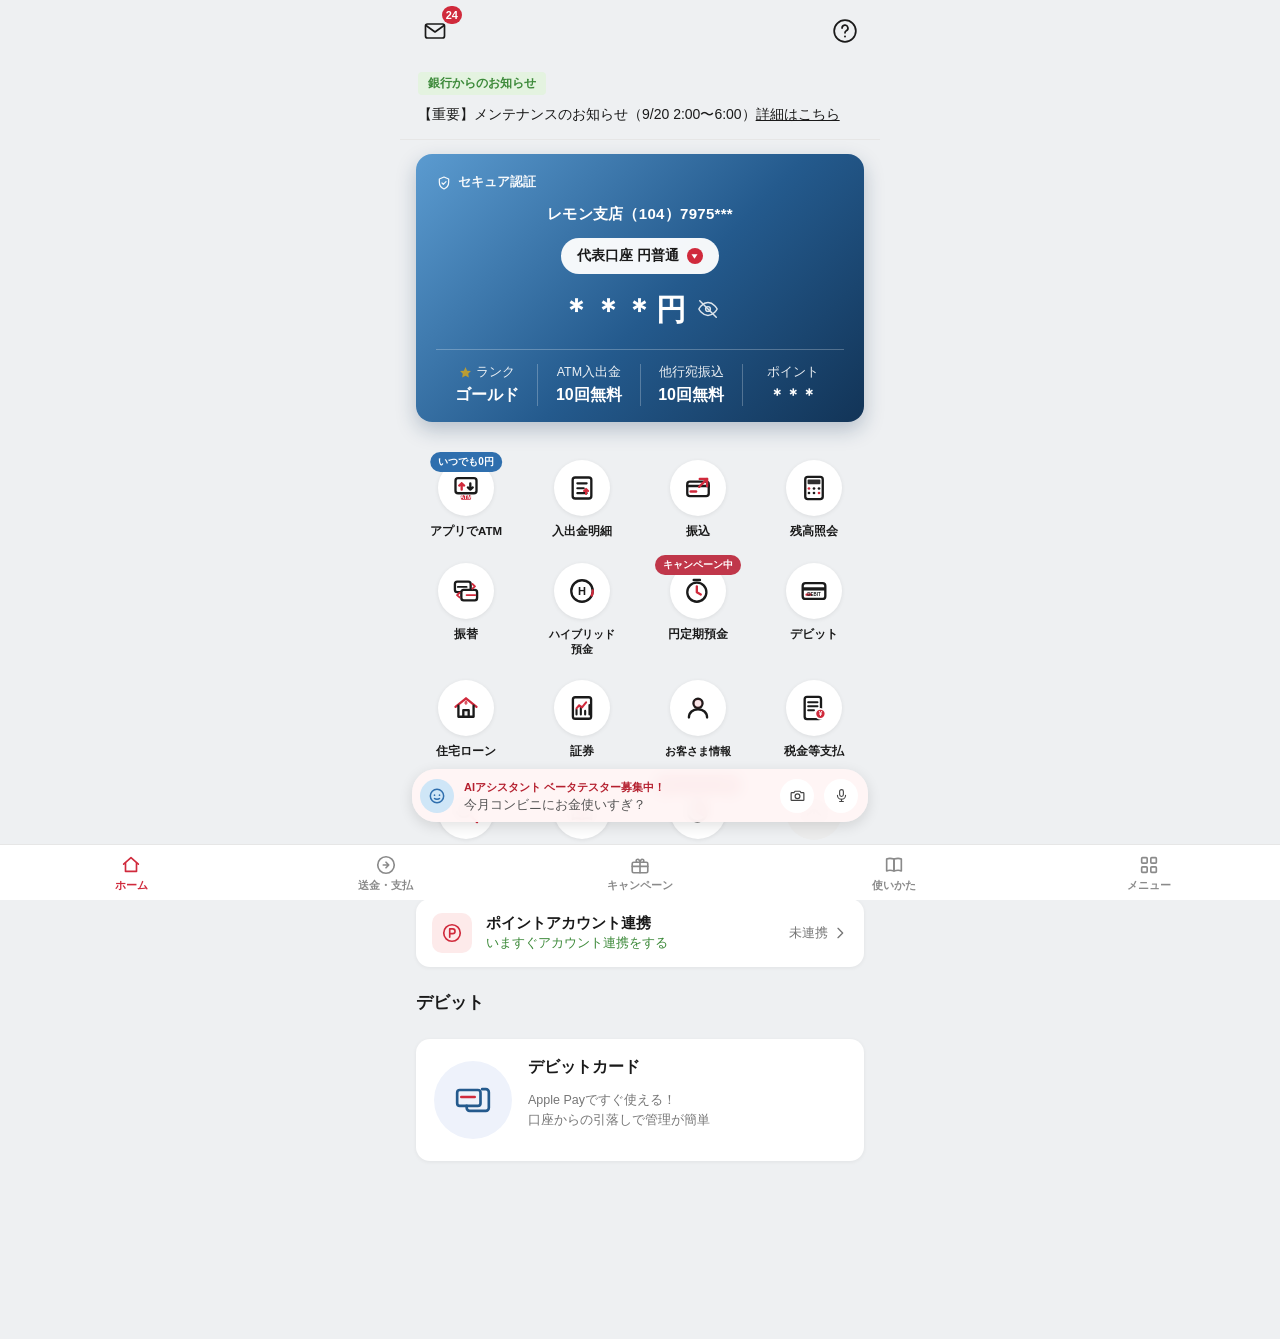
<file: index.html>
<!DOCTYPE html>
<html lang="ja">
<head>
<meta charset="UTF-8" />
<meta name="viewport" content="width=device-width, initial-scale=1, viewport-fit=cover, maximum-scale=1" />
<meta name="apple-mobile-web-app-capable" content="yes" />
<meta name="apple-mobile-web-app-status-bar-style" content="black-translucent" />
<meta name="apple-mobile-web-app-title" content="ミライネット銀行" />
<meta name="mobile-web-app-capable" content="yes" />
<title>ミライネット銀行(架空) | ホーム</title>
<link rel="stylesheet" href="style.css" />
</head>
<body>
<div class="app">

  <!-- ===== Top bar ===== -->
  <header class="topbar">
    <span class="icon-badge-wrap">
      <span class="icon-btn">
        <svg width="24" height="24" viewBox="0 0 24 24" fill="none" stroke="currentColor" stroke-width="1.7" stroke-linecap="round" stroke-linejoin="round">
          <rect x="2.5" y="5" width="19" height="14" rx="2"/>
          <path d="M3 6.5l9 6.5 9-6.5"/>
        </svg>
      </span>
      <span class="badge-count">24</span>
    </span>
    <a class="icon-btn" href="settings.html" aria-label="データ連携設定">
      <svg width="26" height="26" viewBox="0 0 24 24" fill="none" stroke="currentColor" stroke-width="1.6">
        <circle cx="12" cy="12" r="10"/>
        <path d="M9.3 9.3a2.7 2.7 0 1 1 3.9 2.4c-.9.5-1.2 1-1.2 2" stroke-linecap="round"/>
        <circle cx="12" cy="17" r="0.9" fill="currentColor" stroke="none"/>
      </svg>
    </a>
  </header>

  <!-- ===== Notice ribbon ===== -->
  <div class="notice">
    <span class="notice-tag">銀行からのお知らせ</span>
    <div class="notice-text">
      【重要】メンテナンスのお知らせ（9/20 2:00〜6:00）<a class="link" href="#">詳細はこちら</a>
    </div>
  </div>

  <!-- ===== Account card ===== -->
  <section class="account-card">
    <div class="secure-row">
      <svg width="16" height="16" viewBox="0 0 24 24" fill="none" stroke="currentColor" stroke-width="1.8" stroke-linejoin="round">
        <path d="M12 3l7 3v5c0 5-3.2 8.5-7 10-3.8-1.5-7-5-7-10V6l7-3z"/>
        <path d="M9 12l2 2 4-4" stroke-linecap="round"/>
      </svg>
      セキュア認証
    </div>

    <div class="branch-row" id="branchRow">レモン支店（104）7975***</div>

    <div class="account-select">
      代表口座 円普通
      <span class="chev">
        <svg width="9" height="9" viewBox="0 0 24 24" fill="currentColor"><path d="M4 6l8 12 8-12z"/></svg>
      </span>
    </div>

    <div class="balance-row">
      <span id="balanceText">＊＊＊円</span>
      <button type="button" id="balanceToggle" class="eye" aria-label="残高の表示切り替え" style="background:none;border:none;padding:0;color:inherit;">
        <svg width="22" height="22" viewBox="0 0 24 24" fill="none" stroke="currentColor" stroke-width="1.6" stroke-linecap="round" stroke-linejoin="round">
          <path d="M2 12s3.8-7 10-7 10 7 10 7-3.8 7-10 7-10-7-10-7z"/>
          <circle cx="12" cy="12" r="2.6"/>
          <path d="M3 3l18 18" stroke-width="1.6"/>
        </svg>
      </button>
    </div>

    <div class="stat-row">
      <div class="stat">
        <span class="label">
          <svg width="13" height="13" viewBox="0 0 24 24" fill="var(--gold)" stroke="none"><path d="M12 2l2.9 6.6L22 9.3l-5 4.9 1.2 7-6.2-3.4L5.8 21.2 7 14.2 2 9.3l7.1-.7z"/></svg>
          ランク
        </span>
        <span class="value">ゴールド</span>
      </div>
      <div class="stat">
        <span class="label">ATM入出金</span>
        <span class="value">10回無料</span>
      </div>
      <div class="stat">
        <span class="label">他行宛振込</span>
        <span class="value">10回無料</span>
      </div>
      <div class="stat">
        <span class="label">ポイント</span>
        <span class="value">＊＊＊</span>
      </div>
    </div>
  </section>

  <!-- ===== Icon grid ===== -->
  <nav class="icon-grid" aria-label="メインメニュー">

    <div class="icon-row">
      <a class="icon-item" href="#" aria-label="アプリでATM">
        <span class="icon-flag blue">いつでも0円</span>
        <span class="icon-circle">
          <svg width="28" height="28" viewBox="0 0 24 24" fill="none" stroke="currentColor" stroke-width="2" stroke-linecap="round" stroke-linejoin="round">
            <rect x="3" y="3.5" width="18" height="13" rx="2.2"/>
            <path d="M8.3 8l0 5.4M8.3 8l-2.1 1.9M8.3 8l2.1 1.9" stroke="var(--red)"/>
            <path d="M15.7 13.4l0-5.4M15.7 13.4l-2.1-1.9M15.7 13.4l2.1-1.9"/>
            <rect x="7.5" y="18" width="9" height="4" rx="1" fill="var(--red)" stroke="none"/>
            <text x="12" y="21" font-size="5" font-weight="700" text-anchor="middle" fill="#fff" stroke="none" font-family="inherit">ATM</text>
          </svg>
        </span>
        <span class="icon-label">アプリでATM</span>
      </a>

      <a class="icon-item" href="transactions.html" aria-label="入出金明細">
        <span class="icon-circle">
          <svg width="28" height="28" viewBox="0 0 24 24" fill="none" stroke="currentColor" stroke-width="2" stroke-linecap="round" stroke-linejoin="round">
            <rect x="4" y="3" width="16" height="18" rx="2.2"/>
            <path d="M8 8h8M8 12.2h5.5M8 16.4h8" stroke-width="1.8"/>
            <path d="M15.5 12.8v4.4M15.5 12.8l-1.7 1.7M15.5 12.8l1.7 1.7" stroke="var(--red)" stroke-width="1.8"/>
          </svg>
        </span>
        <span class="icon-label">入出金明細</span>
      </a>

      <a class="icon-item" href="#" aria-label="振込">
        <span class="icon-circle">
          <svg width="28" height="28" viewBox="0 0 24 24" fill="none" stroke="currentColor" stroke-width="2" stroke-linecap="round" stroke-linejoin="round">
            <rect x="2.8" y="6.5" width="18.4" height="12.5" rx="2.2"/>
            <path d="M2.8 10.3h18.4" stroke-width="2.2"/>
            <path d="M5.8 15h4.5" stroke="var(--red)" stroke-width="2.2"/>
            <path d="M13.5 4.2h6.3v6.3" stroke="var(--red)"/>
            <path d="M19.8 4.2L13 11" stroke="var(--red)"/>
          </svg>
        </span>
        <span class="icon-label">振込</span>
      </a>

      <a class="icon-item" href="balance.html" aria-label="残高照会">
        <span class="icon-circle">
          <svg width="28" height="28" viewBox="0 0 24 24" fill="none" stroke="currentColor" stroke-width="2" stroke-linecap="round" stroke-linejoin="round">
            <rect x="4.5" y="2.5" width="15" height="19" rx="2.2"/>
            <rect x="6.5" y="4.7" width="11" height="4" rx="0.8" fill="currentColor" stroke="none" opacity="0.9"/>
            <circle cx="7.7" cy="12.4" r="1.15" fill="var(--red)" stroke="none"/>
            <circle cx="12" cy="12.4" r="1.15" fill="currentColor" stroke="none"/>
            <circle cx="16.3" cy="12.4" r="1.15" fill="currentColor" stroke="none"/>
            <circle cx="7.7" cy="16.3" r="1.15" fill="currentColor" stroke="none"/>
            <circle cx="12" cy="16.3" r="1.15" fill="currentColor" stroke="none"/>
            <circle cx="16.3" cy="16.3" r="1.15" fill="var(--red)" stroke="none"/>
          </svg>
        </span>
        <span class="icon-label">残高照会</span>
      </a>
    </div>

    <div class="icon-row">
      <a class="icon-item" href="#" aria-label="振替">
        <span class="icon-circle">
          <svg width="28" height="28" viewBox="0 0 24 24" fill="none" stroke="currentColor" stroke-width="2" stroke-linecap="round" stroke-linejoin="round">
            <rect x="2.5" y="4" width="13.5" height="9" rx="2"/>
            <rect x="8" y="11" width="13.5" height="9" rx="2" fill="#fff"/>
            <path d="M5 8.5h7.5" stroke-width="1.6"/>
            <path d="M12.5 15.5h7.5" stroke="var(--red)" stroke-width="1.6"/>
            <path d="M17.5 6l2.2 2-2.2 2" stroke="var(--red)" stroke-width="1.6"/>
            <path d="M6.5 17.5l-2.2-2 2.2-2" stroke="var(--red)" stroke-width="1.6"/>
          </svg>
        </span>
        <span class="icon-label">振替</span>
      </a>

      <a class="icon-item" href="#" aria-label="ハイブリッド預金">
        <span class="icon-circle">
          <svg width="28" height="28" viewBox="0 0 24 24" fill="none" stroke="currentColor" stroke-width="2" stroke-linejoin="round">
            <circle cx="12" cy="12" r="9.2"/>
            <circle cx="12" cy="12" r="9.2" stroke="var(--red)" stroke-width="2" stroke-dasharray="4 53" stroke-linecap="round"/>
            <text x="12" y="15.8" font-size="9.5" font-weight="700" text-anchor="middle" fill="currentColor" stroke="none" font-family="inherit">H</text>
          </svg>
        </span>
        <span class="icon-label small">ハイブリッド<br/>預金</span>
      </a>

      <a class="icon-item" href="#" aria-label="円定期預金">
        <span class="icon-flag red">キャンペーン中</span>
        <span class="icon-circle">
          <svg width="28" height="28" viewBox="0 0 24 24" fill="none" stroke="currentColor" stroke-width="2" stroke-linecap="round" stroke-linejoin="round">
            <circle cx="11" cy="13" r="8.2"/>
            <path d="M11 8v5l3.4 2" stroke="var(--red)"/>
            <path d="M8.3 2.6h5.4" />
          </svg>
        </span>
        <span class="icon-label">円定期預金</span>
      </a>

      <a class="icon-item" href="#" aria-label="デビット">
        <span class="icon-circle">
          <svg width="28" height="28" viewBox="0 0 24 24" fill="none" stroke="currentColor" stroke-width="2" stroke-linejoin="round">
            <rect x="2.3" y="5.2" width="19.4" height="13.6" rx="2.4"/>
            <rect x="2.3" y="8.8" width="19.4" height="2.8" fill="currentColor" stroke="none"/>
            <rect x="4.8" y="14.2" width="5.4" height="1.9" rx="0.5" fill="var(--red)" stroke="none"/>
            <text x="12" y="16.2" font-size="3.8" font-weight="700" text-anchor="middle" fill="currentColor" stroke="none" font-family="inherit">DEBIT</text>
          </svg>
        </span>
        <span class="icon-label">デビット</span>
      </a>
    </div>

    <div class="icon-row">
      <a class="icon-item" href="#" aria-label="住宅ローン">
        <span class="icon-circle">
          <svg width="28" height="28" viewBox="0 0 24 24" fill="none" stroke="currentColor" stroke-width="2" stroke-linecap="round" stroke-linejoin="round">
            <path d="M3 11l9-7.3 9 7.3" stroke="var(--red)"/>
            <path d="M5.5 10v9.5h13v-9.5"/>
            <path d="M9.7 19.5v-5.7h4.6v5.7" fill="currentColor" fill-opacity="0.08"/>
            <text x="12" y="9.8" font-size="6" font-weight="700" text-anchor="middle" fill="var(--red)" stroke="none" font-family="inherit">¥</text>
          </svg>
        </span>
        <span class="icon-label">住宅ローン</span>
      </a>

      <a class="icon-item" href="#" aria-label="証券">
        <span class="icon-circle">
          <svg width="28" height="28" viewBox="0 0 24 24" fill="none" stroke="currentColor" stroke-width="2" stroke-linecap="round" stroke-linejoin="round">
            <rect x="4.2" y="2.8" width="15.6" height="18.4" rx="2"/>
            <path d="M7.3 17.5v-4M11 17.5v-6.5M14.7 17.5v-3M18.4 17.5v-8" stroke-width="1.8"/>
            <path d="M7.3 12.3l2.3-2.6 2.4 1.8 3.5-4.3" stroke="var(--red)" stroke-width="1.8"/>
          </svg>
        </span>
        <span class="icon-label">証券</span>
      </a>

      <a class="icon-item" href="#" aria-label="お客さま情報">
        <span class="icon-circle">
          <svg width="28" height="28" viewBox="0 0 24 24" fill="none" stroke="currentColor" stroke-width="2" stroke-linecap="round" stroke-linejoin="round">
            <circle cx="12" cy="8" r="3.9"/>
            <path d="M4.2 20.2c0-4.4 3.4-7.1 7.8-7.1s7.8 2.7 7.8 7.1"/>
            <circle cx="12" cy="8" r="3.9" fill="var(--red)" fill-opacity="0.12" stroke="none"/>
          </svg>
        </span>
        <span class="icon-label small">お客さま情報</span>
      </a>

      <a class="icon-item" href="#" aria-label="税金等支払">
        <span class="icon-circle">
          <svg width="28" height="28" viewBox="0 0 24 24" fill="none" stroke="currentColor" stroke-width="2" stroke-linecap="round" stroke-linejoin="round">
            <rect x="4" y="2.5" width="14" height="19" rx="2"/>
            <path d="M7 7h8M7 10.5h8M7 14h5" stroke-width="1.7"/>
            <circle cx="17.5" cy="17" r="4.3" fill="var(--red)" stroke="#fff" stroke-width="1.4"/>
            <text x="17.5" y="18.7" font-size="5.5" font-weight="700" text-anchor="middle" fill="#fff" stroke="none" font-family="inherit">¥</text>
          </svg>
        </span>
        <span class="icon-label">税金等支払</span>
      </a>
    </div>

    <div class="icon-row">
      <a class="icon-item" href="#" aria-label="サービスをさがす">
        <span class="icon-circle">
          <svg width="28" height="28" viewBox="0 0 24 24" fill="none" stroke="currentColor" stroke-width="2" stroke-linecap="round" stroke-linejoin="round">
            <circle cx="10.3" cy="10.3" r="6.8"/>
            <path d="M15.2 15.2L21.5 21.5" stroke="var(--red)"/>
          </svg>
        </span>
        <span class="icon-label small">サービスを<br/>さがす</span>
      </a>

      <a class="icon-item" href="#" aria-label="つかいかたガイド">
        <span class="icon-circle">
          <svg width="28" height="28" viewBox="0 0 24 24" fill="none" stroke="currentColor" stroke-width="2" stroke-linecap="round" stroke-linejoin="round">
            <path d="M4 5.2c2-1 5-1 8 0v13.6c-3-1-6-1-8 0z"/>
            <path d="M20 5.2c-2-1-5-1-8 0v13.6c3-1 6-1 8 0z"/>
            <path d="M12 5.2v13.6" stroke="var(--red)" stroke-width="1.6"/>
          </svg>
        </span>
        <span class="icon-label small">つかいかた<br/>ガイド</span>
      </a>

      <a class="icon-item" href="#" aria-label="ロボアド">
        <span class="icon-flag red">キャンペーン中</span>
        <span class="icon-circle">
          <svg width="28" height="28" viewBox="0 0 24 24" fill="none" stroke="currentColor" stroke-width="2" stroke-linejoin="round">
            <circle cx="11.5" cy="12.5" r="8.3"/>
            <path d="M11.5 4.2v8.3l6.5 3.5" fill="none"/>
            <path d="M11.5 4.2a8.3 8.3 0 0 1 6.5 13.4l-6.5-5.1z" fill="var(--red)" stroke="none" opacity="0.85"/>
            <path d="M20 4.5l0.6 1.5 1.5 0.6-1.5 0.6-0.6 1.5-0.6-1.5-1.5-0.6 1.5-0.6z" fill="var(--gold)" stroke="none"/>
          </svg>
        </span>
        <span class="icon-label">ロボアド</span>
      </a>

      <button class="icon-item" type="button" aria-label="とじる" onclick="window.scrollTo({top:0,behavior:'smooth'})">
        <span class="icon-circle" style="background:#ececec;box-shadow:none;">
          <svg width="22" height="22" viewBox="0 0 24 24" fill="none" stroke="currentColor" stroke-width="2" stroke-linecap="round" stroke-linejoin="round">
            <path d="M5 15l7-7 7 7"/>
          </svg>
        </span>
        <span class="icon-label">とじる</span>
      </button>
    </div>
  </nav>

  <!-- ===== Point account link card ===== -->
  <section class="link-card">
    <span class="glyph">
      <svg width="22" height="22" viewBox="0 0 24 24" fill="none" stroke="var(--red)" stroke-width="1.8" stroke-linecap="round" stroke-linejoin="round">
        <circle cx="12" cy="12" r="9"/>
        <path d="M9.5 7.5v9M9.5 7.5h3.2a2.6 2.6 0 0 1 0 5.2H9.5" />
      </svg>
    </span>
    <span class="body">
      <span class="title">ポイントアカウント連携</span><br/>
      <span class="sub">いますぐアカウント連携をする</span>
    </span>
    <span class="status">
      未連携
      <svg width="16" height="16" viewBox="0 0 24 24" fill="none" stroke="currentColor" stroke-width="2" stroke-linecap="round" stroke-linejoin="round"><path d="M9 5l7 7-7 7"/></svg>
    </span>
  </section>

  <!-- ===== Debit promo ===== -->
  <h2 class="promo-heading">デビット</h2>
  <section class="promo-card">
    <span class="art">
      <svg width="40" height="40" viewBox="0 0 24 24" fill="none" stroke="var(--blue-2)" stroke-width="1.6" stroke-linecap="round" stroke-linejoin="round">
        <rect x="2.5" y="6" width="14" height="9.5" rx="1.6"/>
        <path d="M17.5 5.5h2.2c1 0 1.8.8 1.8 1.8v9.4c0 1-.8 1.8-1.8 1.8H10c-1 0-1.8-.8-1.8-1.8v-1.2"/>
        <path d="M5 10.2h8" stroke="var(--red)"/>
      </svg>
    </span>
    <span class="body">
      <span class="title">デビットカード</span>
      <p class="desc">Apple Payですぐ使える！<br/>口座からの引落しで管理が簡単</p>
    </span>
  </section>

</div>

<!-- ===== Fixed chat bar ===== -->
<div class="chat-bar">
  <div class="chat-bar-inner">
    <span class="mascot">
      <svg width="20" height="20" viewBox="0 0 24 24" fill="none" stroke="#2f6fae" stroke-width="1.8" stroke-linecap="round" stroke-linejoin="round">
        <circle cx="12" cy="12" r="8"/>
        <circle cx="9" cy="11" r="1" fill="#2f6fae" stroke="none"/>
        <circle cx="15" cy="11" r="1" fill="#2f6fae" stroke="none"/>
        <path d="M9 15c1 1 5 1 6 0"/>
      </svg>
    </span>
    <span class="texts">
      <span class="headline">AIアシスタント ベータテスター募集中！</span>
      <span class="sub">今月コンビニにお金使いすぎ？</span>
    </span>
    <span class="action">
      <svg width="17" height="17" viewBox="0 0 24 24" fill="none" stroke="currentColor" stroke-width="1.7" stroke-linecap="round" stroke-linejoin="round">
        <path d="M4 8h3l1.5-2h7L17 8h3a1 1 0 0 1 1 1v9a1 1 0 0 1-1 1H4a1 1 0 0 1-1-1V9a1 1 0 0 1 1-1z"/>
        <circle cx="12" cy="13" r="3.4"/>
      </svg>
    </span>
    <span class="action">
      <svg width="15" height="15" viewBox="0 0 24 24" fill="none" stroke="currentColor" stroke-width="1.8" stroke-linecap="round" stroke-linejoin="round">
        <rect x="9" y="2.5" width="6" height="11" rx="3"/>
        <path d="M5.5 11.5a6.5 6.5 0 0 0 13 0"/>
        <path d="M12 18v3.5M9 21.5h6"/>
      </svg>
    </span>
  </div>
</div>

<!-- ===== Bottom tab bar ===== -->
<nav class="tab-bar" aria-label="下部タブ">
  <button class="tab-item active" type="button">
    <svg width="22" height="22" viewBox="0 0 24 24" fill="none" stroke="currentColor" stroke-width="1.8" stroke-linecap="round" stroke-linejoin="round">
      <path d="M4 11l8-7 8 7"/>
      <path d="M6 10v9h12v-9"/>
    </svg>
    ホーム
  </button>
  <button class="tab-item" type="button">
    <svg width="22" height="22" viewBox="0 0 24 24" fill="none" stroke="currentColor" stroke-width="1.8" stroke-linecap="round" stroke-linejoin="round">
      <circle cx="12" cy="12" r="9"/>
      <path d="M9 12h6M12 9l3 3-3 3"/>
    </svg>
    送金・支払
  </button>
  <button class="tab-item" type="button">
    <svg width="22" height="22" viewBox="0 0 24 24" fill="none" stroke="currentColor" stroke-width="1.8" stroke-linecap="round" stroke-linejoin="round">
      <rect x="3.5" y="9" width="17" height="11.5" rx="1.6"/>
      <path d="M3.5 13.5h17"/>
      <path d="M12 9v11.5"/>
      <path d="M8.5 9c-2-2.2 1-4.5 2.5-2.4.6.8.8 1.6 1 2.4M15.5 9c2-2.2-1-4.5-2.5-2.4-.6.8-.8 1.6-1 2.4"/>
    </svg>
    キャンペーン
  </button>
  <button class="tab-item" type="button">
    <svg width="22" height="22" viewBox="0 0 24 24" fill="none" stroke="currentColor" stroke-width="1.8" stroke-linecap="round" stroke-linejoin="round">
      <path d="M4 5.5c2-1 5-1 8 0v13c-3-1-6-1-8 0z"/>
      <path d="M20 5.5c-2-1-5-1-8 0v13c3-1 6-1 8 0z"/>
    </svg>
    使いかた
  </button>
  <button class="tab-item" type="button">
    <svg width="22" height="22" viewBox="0 0 24 24" fill="none" stroke="currentColor" stroke-width="1.8" stroke-linecap="round" stroke-linejoin="round">
      <rect x="4" y="4" width="6" height="6" rx="1"/>
      <rect x="14" y="4" width="6" height="6" rx="1"/>
      <rect x="4" y="14" width="6" height="6" rx="1"/>
      <rect x="14" y="14" width="6" height="6" rx="1"/>
    </svg>
    メニュー
  </button>
</nav>

<script src="shared-data.js"></script>
<script src="sheet-config.js"></script>
<script src="sheet-data.js"></script>
<script src="transactions-data.js"></script>
<script>
  // 残高照会(balance.html)・入出金明細(transactions.html)とまったく同じ
  // computeCurrentFutsuBalance()（transactions-data.js）を使って現在残高を計算する。
  // これにより、スプレッドシートを連携していてもいなくても、3画面の金額が必ず一致する。
  let balanceVisible = false;
  let currentTotalBalance = null; // 読み込み中はnull（未確定）
  const balanceText = document.getElementById('balanceText');

  async function loadBalance() {
    const futsuBalance = await computeCurrentFutsuBalance();
    const resolvedFutsu = futsuBalance !== null ? futsuBalance : BANK_ACCOUNT.futsuBalance;
    currentTotalBalance = resolvedFutsu + BANK_ACCOUNT.hybridBalance;
    if (balanceVisible) {
      balanceText.textContent = formatYen(currentTotalBalance) + '円';
    }
  }

  document.getElementById('balanceToggle').addEventListener('click', () => {
    balanceVisible = !balanceVisible;
    if (!balanceVisible) {
      balanceText.textContent = '＊＊＊円';
    } else if (currentTotalBalance !== null) {
      balanceText.textContent = formatYen(currentTotalBalance) + '円';
    } else {
      balanceText.textContent = '取得中…';
    }
  });

  document.getElementById('branchRow').textContent = BANK_ACCOUNT.accountLabel;
  loadBalance();
</script>
</body>
</html>
</file>
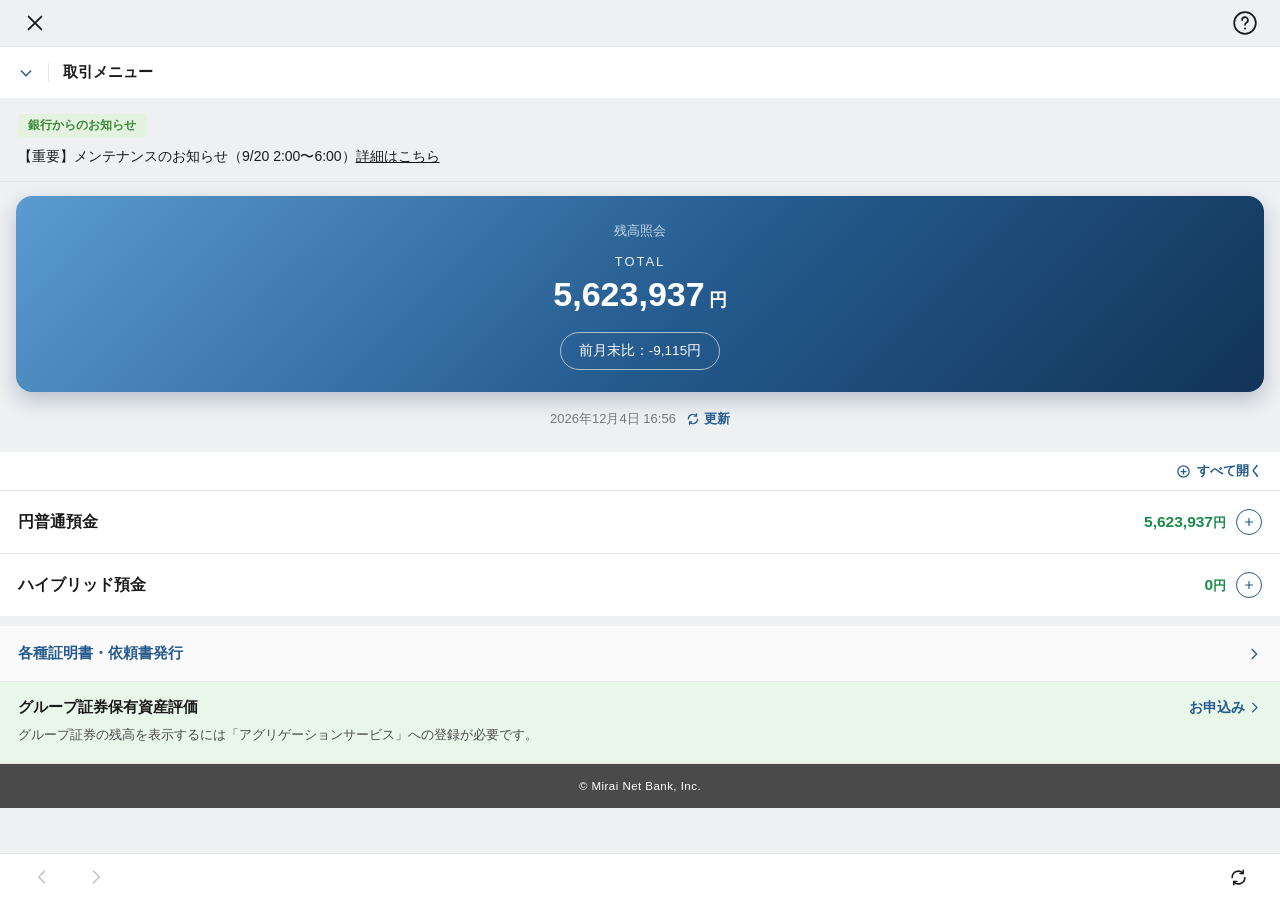
<file: balance.html>
<!DOCTYPE html>
<html lang="ja">
<head>
<meta charset="UTF-8" />
<meta name="viewport" content="width=device-width, initial-scale=1, viewport-fit=cover, maximum-scale=1" />
<meta name="apple-mobile-web-app-capable" content="yes" />
<meta name="apple-mobile-web-app-status-bar-style" content="black-translucent" />
<meta name="apple-mobile-web-app-title" content="ミライネット銀行" />
<meta name="mobile-web-app-capable" content="yes" />
<title>残高照会 | ミライネット銀行(架空)</title>
<link rel="stylesheet" href="style.css" />
</head>
<body>
<div class="balance-page">

  <header class="topbar plain">
    <a class="icon-btn" href="index.html" aria-label="閉じる">
      <svg width="22" height="22" viewBox="0 0 24 24" fill="none" stroke="currentColor" stroke-width="2" stroke-linecap="round">
        <path d="M5 5l14 14M19 5L5 19"/>
      </svg>
    </a>
    <a class="icon-btn" href="settings.html" aria-label="データ連携設定">
      <svg width="26" height="26" viewBox="0 0 24 24" fill="none" stroke="currentColor" stroke-width="1.6">
        <circle cx="12" cy="12" r="10"/>
        <path d="M9.3 9.3a2.7 2.7 0 1 1 3.9 2.4c-.9.5-1.2 1-1.2 2" stroke-linecap="round"/>
        <circle cx="12" cy="17" r="0.9" fill="currentColor" stroke="none"/>
      </svg>
    </a>
  </header>

  <div class="menu-bar">
    <svg width="16" height="16" viewBox="0 0 24 24" fill="none" stroke="var(--blue-2)" stroke-width="2.2" stroke-linecap="round" stroke-linejoin="round">
      <path d="M5 9l7 7 7-7"/>
    </svg>
    <span class="divider-v"></span>
    取引メニュー
  </div>

  <div class="notice">
    <span class="notice-tag">銀行からのお知らせ</span>
    <div class="notice-text">
      【重要】メンテナンスのお知らせ（9/20 2:00〜6:00）<a class="link" href="#">詳細はこちら</a>
    </div>
  </div>

  <section class="balance-card">
    <div class="card-label">残高照会</div>
    <div class="total-label">TOTAL</div>
    <div class="total-value"><span id="totalAmount">-</span><span class="yen">円</span></div>
    <div class="diff-pill">前月末比：<span id="prevDiff">-</span>円</div>
  </section>

  <div class="updated-row">
    <span id="updatedAt">-</span>
    <button class="refresh-btn" id="refreshBtn">
      <svg width="14" height="14" viewBox="0 0 24 24" fill="none" stroke="currentColor" stroke-width="2" stroke-linecap="round" stroke-linejoin="round">
        <path d="M4 12a8 8 0 0 1 14-5.3M20 12a8 8 0 0 1-14 5.3"/>
        <path d="M18 3v4h-4M6 21v-4h4"/>
      </svg>
      更新
    </button>
  </div>

  <div class="expand-row">
    <button class="expand-btn">
      <svg width="15" height="15" viewBox="0 0 24 24" fill="none" stroke="currentColor" stroke-width="2" stroke-linecap="round"><circle cx="12" cy="12" r="9"/><path d="M12 8v8M8 12h8"/></svg>
      すべて開く
    </button>
  </div>

  <div class="account-list">
    <div class="account-row">
      <span>円普通預金</span>
      <span class="amount">
        <span><span id="futsuAmount">-</span><span class="yen">円</span></span>
        <button class="circle-plus" aria-label="内訳を開く">
          <svg width="12" height="12" viewBox="0 0 24 24" fill="none" stroke="currentColor" stroke-width="2.4" stroke-linecap="round"><path d="M12 5v14M5 12h14"/></svg>
        </button>
      </span>
    </div>
    <div class="account-row">
      <span>ハイブリッド預金</span>
      <span class="amount">
        <span><span id="hybridAmount">-</span><span class="yen">円</span></span>
        <button class="circle-plus" aria-label="内訳を開く">
          <svg width="12" height="12" viewBox="0 0 24 24" fill="none" stroke="currentColor" stroke-width="2.4" stroke-linecap="round"><path d="M12 5v14M5 12h14"/></svg>
        </button>
      </span>
    </div>
  </div>

  <div class="section-gap"></div>

  <a class="info-row" href="#">
    各種証明書・依頼書発行
    <svg width="16" height="16" viewBox="0 0 24 24" fill="none" stroke="currentColor" stroke-width="2" stroke-linecap="round" stroke-linejoin="round"><path d="M9 5l7 7-7 7"/></svg>
  </a>

  <div class="promo-row">
    <div class="promo-row-head">
      <span>グループ証券保有資産評価</span>
      <a href="#">
        お申込み
        <svg width="15" height="15" viewBox="0 0 24 24" fill="none" stroke="currentColor" stroke-width="2" stroke-linecap="round" stroke-linejoin="round"><path d="M9 5l7 7-7 7"/></svg>
      </a>
    </div>
    <p>グループ証券の残高を表示するには「アグリゲーションサービス」への登録が必要です。</p>
  </div>

  <div class="footer-bar">© Mirai Net Bank, Inc.</div>
</div>

<nav class="webview-nav">
  <span class="nav-arrows">
    <button type="button" disabled aria-label="戻る">
      <svg width="20" height="20" viewBox="0 0 24 24" fill="none" stroke="currentColor" stroke-width="2" stroke-linecap="round" stroke-linejoin="round"><path d="M15 5l-7 7 7 7"/></svg>
    </button>
    <button type="button" disabled aria-label="進む">
      <svg width="20" height="20" viewBox="0 0 24 24" fill="none" stroke="currentColor" stroke-width="2" stroke-linecap="round" stroke-linejoin="round"><path d="M9 5l7 7-7 7"/></svg>
    </button>
  </span>
  <button type="button" id="reloadBtn" aria-label="再読み込み">
    <svg width="19" height="19" viewBox="0 0 24 24" fill="none" stroke="currentColor" stroke-width="2" stroke-linecap="round" stroke-linejoin="round">
      <path d="M4 12a8 8 0 0 1 14-5.3M20 12a8 8 0 0 1-14 5.3"/>
      <path d="M18 3v4h-4M6 21v-4h4"/>
    </svg>
  </button>
</nav>

<script src="shared-data.js"></script>
<script src="sheet-config.js"></script>
<script src="sheet-data.js"></script>
<script src="transactions-data.js"></script>
<script>
  async function renderBalance() {
    // sheet-config.js（または settings.html で保存したURL）に公開スプレッドシートの
    // URLが設定されていればそちらを優先し、未設定・取得失敗時は shared-data.js の
    // モック値を使う。ホーム画面(index.html)・入出金明細(transactions.html)とも
    // 同じ computeCurrentFutsuBalance()（transactions-data.js）を使うので、
    // 3画面の金額は必ず一致する。
    const sheetBalance = await computeCurrentFutsuBalance();
    const futsuBalance = sheetBalance !== null ? sheetBalance : BANK_ACCOUNT.futsuBalance;
    const totalBalance = futsuBalance + BANK_ACCOUNT.hybridBalance;

    document.getElementById('totalAmount').textContent = formatYen(totalBalance);
    document.getElementById('prevDiff').textContent = formatYen(BANK_ACCOUNT.prevMonthDiff);
    document.getElementById('futsuAmount').textContent = formatYen(futsuBalance);
    document.getElementById('hybridAmount').textContent = formatYen(BANK_ACCOUNT.hybridBalance);
    document.getElementById('updatedAt').textContent = formatNowJP();
  }

  renderBalance();

  document.getElementById('refreshBtn').addEventListener('click', renderBalance);
  document.getElementById('reloadBtn').addEventListener('click', () => location.reload());
</script>
</body>
</html>
</file>
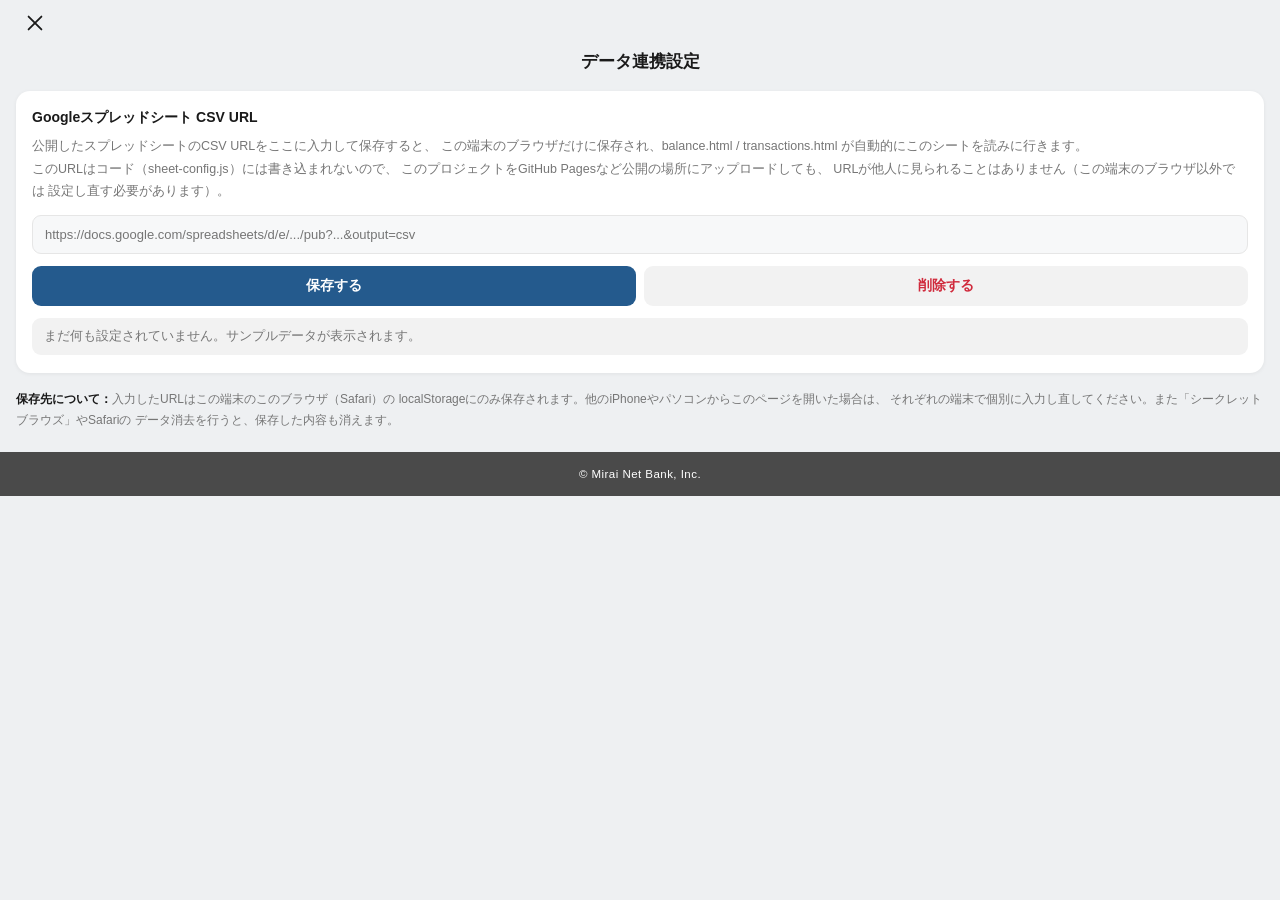
<file: settings.html>
<!DOCTYPE html>
<html lang="ja">
<head>
<meta charset="UTF-8" />
<meta name="viewport" content="width=device-width, initial-scale=1, viewport-fit=cover, maximum-scale=1" />
<meta name="apple-mobile-web-app-capable" content="yes" />
<meta name="apple-mobile-web-app-status-bar-style" content="black-translucent" />
<meta name="apple-mobile-web-app-title" content="ミライネット銀行" />
<meta name="mobile-web-app-capable" content="yes" />
<title>データ連携設定 | ミライネット銀行(架空)</title>
<link rel="stylesheet" href="style.css" />
</head>
<body>
<div class="settings-page">

  <header class="topbar plain">
    <a class="icon-btn" href="index.html" aria-label="閉じる">
      <svg width="22" height="22" viewBox="0 0 24 24" fill="none" stroke="currentColor" stroke-width="2" stroke-linecap="round">
        <path d="M5 5l14 14M19 5L5 19"/>
      </svg>
    </a>
    <span class="icon-btn"></span>
  </header>

  <div class="settings-title-band">データ連携設定</div>

  <div class="settings-card">
    <h3>Googleスプレッドシート CSV URL</h3>
    <p>
      公開したスプレッドシートのCSV URLをここに入力して保存すると、
      この端末のブラウザだけに保存され、balance.html / transactions.html
      が自動的にこのシートを読みに行きます。<br/>
      このURLはコード（sheet-config.js）には書き込まれないので、
      このプロジェクトをGitHub Pagesなど公開の場所にアップロードしても、
      URLが他人に見られることはありません（この端末のブラウザ以外では
      設定し直す必要があります）。
    </p>
    <input type="url" id="csvUrlInput" placeholder="https://docs.google.com/spreadsheets/d/e/.../pub?...&output=csv" autocapitalize="off" autocorrect="off" spellcheck="false" />
    <div class="settings-btn-row">
      <button type="button" class="settings-btn primary" id="saveBtn">保存する</button>
      <button type="button" class="settings-btn danger" id="clearBtn">削除する</button>
    </div>
    <div class="settings-status" id="statusBox"></div>
  </div>

  <p class="settings-note">
    <strong>保存先について：</strong>入力したURLはこの端末のこのブラウザ（Safari）の
    localStorageにのみ保存されます。他のiPhoneやパソコンからこのページを開いた場合は、
    それぞれの端末で個別に入力し直してください。また「シークレットブラウズ」やSafariの
    データ消去を行うと、保存した内容も消えます。
  </p>

  <div class="footer-bar">© Mirai Net Bank, Inc.</div>
</div>

<script src="sheet-config.js"></script>
<script src="sheet-data.js"></script>
<script>
  const input = document.getElementById("csvUrlInput");
  const statusBox = document.getElementById("statusBox");

  function showStatus(text, isEmpty) {
    statusBox.textContent = text;
    statusBox.classList.add("show");
    statusBox.classList.toggle("empty", !!isEmpty);
  }

  function loadCurrent() {
    let saved = "";
    try {
      saved = window.localStorage.getItem(SHEET_URL_STORAGE_KEY) || "";
    } catch (err) {
      // localStorageが使えない場合は空のまま
    }
    if (saved) {
      input.value = saved;
      showStatus("現在この端末に保存されています。", false);
    } else if (SHEET_CONFIG.csvUrl) {
      showStatus("この端末には未保存です（sheet-config.js側のURLが使われます）。", true);
    } else {
      showStatus("まだ何も設定されていません。サンプルデータが表示されます。", true);
    }
  }

  document.getElementById("saveBtn").addEventListener("click", () => {
    const value = input.value.trim();
    if (!value) {
      showStatus("URLを入力してから保存してください。", true);
      return;
    }
    try {
      window.localStorage.setItem(SHEET_URL_STORAGE_KEY, value);
      showStatus("保存しました。この端末のbalance.html / transactions.htmlに反映されます。", false);
    } catch (err) {
      showStatus("保存に失敗しました（このブラウザではlocalStorageが使えない可能性があります）。", true);
    }
  });

  document.getElementById("clearBtn").addEventListener("click", () => {
    try {
      window.localStorage.removeItem(SHEET_URL_STORAGE_KEY);
    } catch (err) {
      // 何もしない
    }
    input.value = "";
    loadCurrent();
  });

  loadCurrent();
</script>
</body>
</html>
</file>
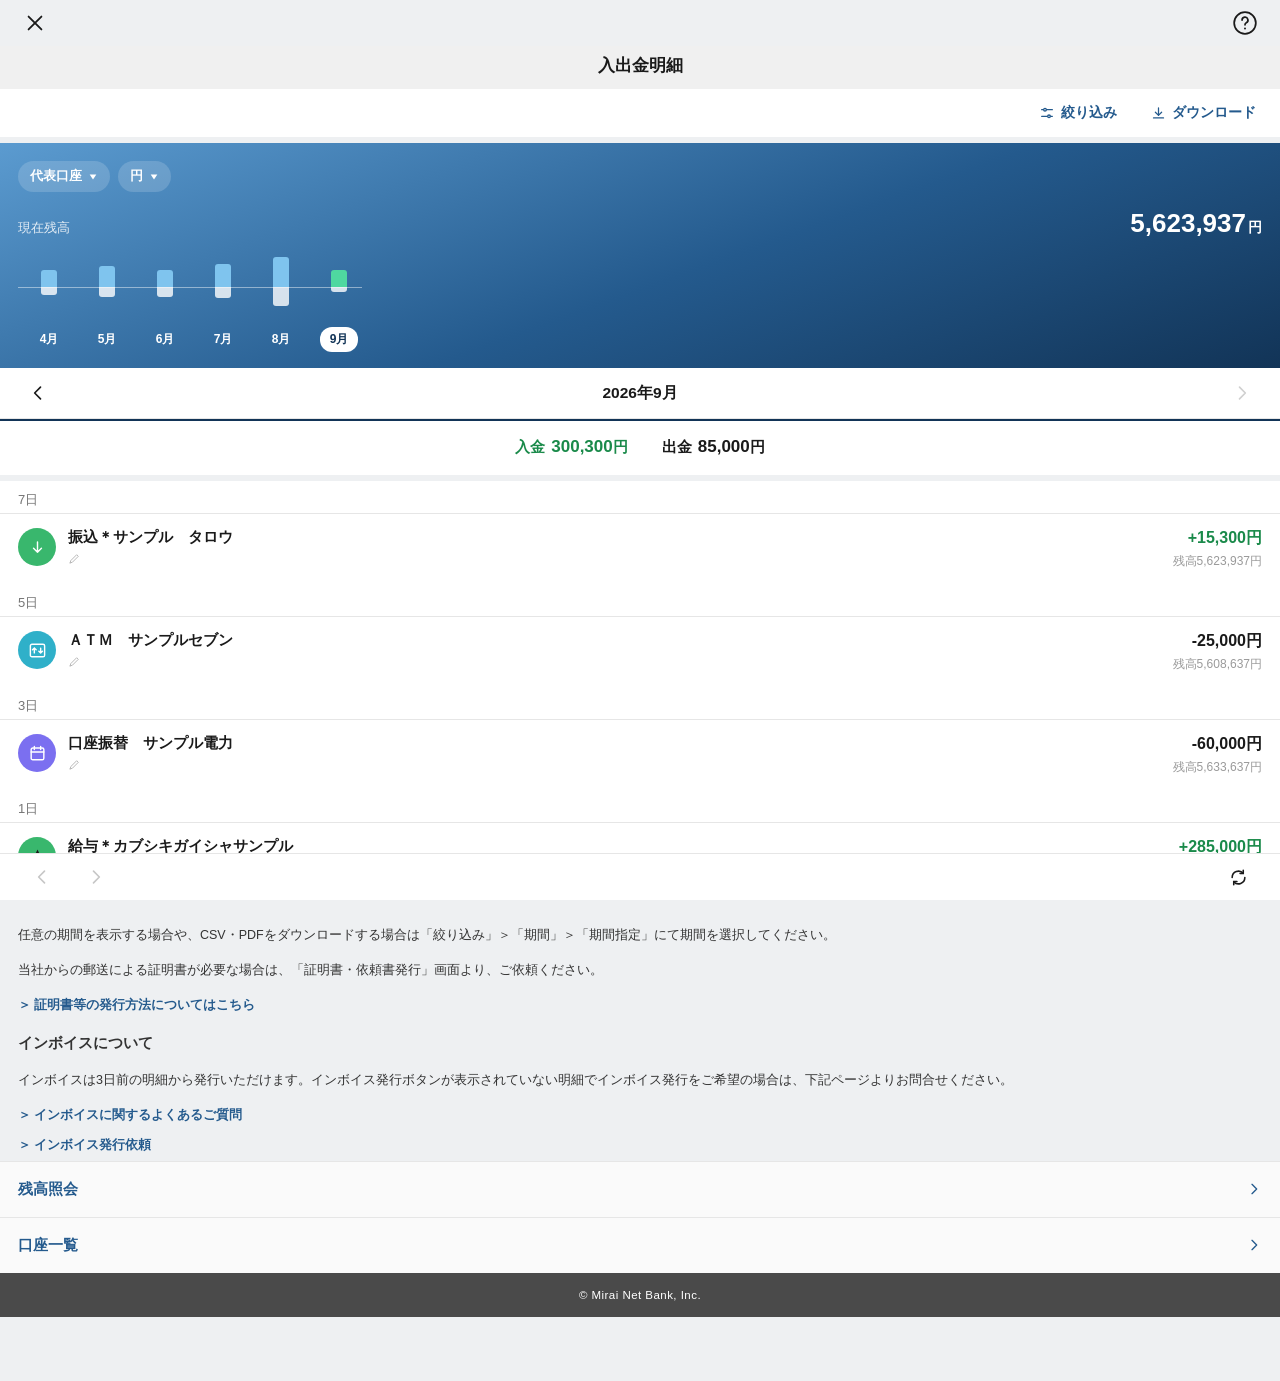
<file: transactions.html>
<!DOCTYPE html>
<html lang="ja">
<head>
<meta charset="UTF-8" />
<meta name="viewport" content="width=device-width, initial-scale=1, viewport-fit=cover, maximum-scale=1" />
<meta name="apple-mobile-web-app-capable" content="yes" />
<meta name="apple-mobile-web-app-status-bar-style" content="black-translucent" />
<meta name="apple-mobile-web-app-title" content="ミライネット銀行" />
<meta name="mobile-web-app-capable" content="yes" />
<title>入出金明細 | ミライネット銀行(架空)</title>
<link rel="stylesheet" href="style.css" />
</head>
<body>
<div class="txn-page">

  <header class="topbar plain">
    <a class="icon-btn" href="index.html" aria-label="閉じる">
      <svg width="22" height="22" viewBox="0 0 24 24" fill="none" stroke="currentColor" stroke-width="2" stroke-linecap="round">
        <path d="M5 5l14 14M19 5L5 19"/>
      </svg>
    </a>
    <a class="icon-btn" href="settings.html" aria-label="データ連携設定">
      <svg width="26" height="26" viewBox="0 0 24 24" fill="none" stroke="currentColor" stroke-width="1.6">
        <circle cx="12" cy="12" r="10"/>
        <path d="M9.3 9.3a2.7 2.7 0 1 1 3.9 2.4c-.9.5-1.2 1-1.2 2" stroke-linecap="round"/>
        <circle cx="12" cy="17" r="0.9" fill="currentColor" stroke="none"/>
      </svg>
    </a>
  </header>

  <div class="txn-title-band">入出金明細</div>

  <div class="filter-row">
    <button type="button">
      <svg width="16" height="16" viewBox="0 0 24 24" fill="none" stroke="currentColor" stroke-width="2" stroke-linecap="round"><path d="M4 7h16M4 17h16"/><circle cx="9" cy="7" r="2" fill="#fff"/><circle cx="15" cy="17" r="2" fill="#fff"/></svg>
      絞り込み
    </button>
    <button type="button">
      <svg width="15" height="15" viewBox="0 0 24 24" fill="none" stroke="currentColor" stroke-width="2" stroke-linecap="round" stroke-linejoin="round"><path d="M12 3v12M7 10l5 5 5-5"/><path d="M4 19h16"/></svg>
      ダウンロード
    </button>
  </div>

  <section class="hero-chart-card">
    <div class="account-currency-row">
      <span class="pill">代表口座
        <svg width="10" height="10" viewBox="0 0 24 24" fill="currentColor"><path d="M4 6l8 12 8-12z"/></svg>
      </span>
      <span class="pill">円
        <svg width="10" height="10" viewBox="0 0 24 24" fill="currentColor"><path d="M4 6l8 12 8-12z"/></svg>
      </span>
    </div>
    <div class="current-balance-row">
      <span class="label">現在残高</span>
      <span class="value"><span id="currentBalance">-</span><span class="yen">円</span></span>
    </div>
    <div class="chart-scroll" id="chartScroll"></div>
  </section>

  <div class="sticky-controls">
    <div class="month-nav-row">
      <button type="button" id="prevMonthBtn" aria-label="前の月">
        <svg width="20" height="20" viewBox="0 0 24 24" fill="none" stroke="currentColor" stroke-width="2" stroke-linecap="round" stroke-linejoin="round"><path d="M15 5l-7 7 7 7"/></svg>
      </button>
      <span id="monthNavLabel">-</span>
      <button type="button" id="nextMonthBtn" aria-label="次の月">
        <svg width="20" height="20" viewBox="0 0 24 24" fill="none" stroke="currentColor" stroke-width="2" stroke-linecap="round" stroke-linejoin="round"><path d="M9 5l7 7-7 7"/></svg>
      </button>
    </div>
  </div>

  <div class="summary-row">
    <span class="income">入金 <span class="amt" id="incomeAmount">-</span>円</span>
    <span class="expense">出金 <span class="amt" id="expenseAmount">-</span>円</span>
  </div>

  <div id="txnList"></div>

  <div class="info-block">
    <p>任意の期間を表示する場合や、CSV・PDFをダウンロードする場合は「絞り込み」＞「期間」＞「期間指定」にて期間を選択してください。</p>
    <p>当社からの郵送による証明書が必要な場合は、「証明書・依頼書発行」画面より、ご依頼ください。</p>
    <a class="chev-link" href="#">＞ 証明書等の発行方法についてはこちら</a>
    <h3>インボイスについて</h3>
    <p>インボイスは3日前の明細から発行いただけます。インボイス発行ボタンが表示されていない明細でインボイス発行をご希望の場合は、下記ページよりお問合せください。</p>
    <a class="chev-link" href="#">＞ インボイスに関するよくあるご質問</a>
    <a class="chev-link" href="#">＞ インボイス発行依頼</a>
  </div>

  <a class="nav-link-row" href="balance.html">
    残高照会
    <svg width="16" height="16" viewBox="0 0 24 24" fill="none" stroke="currentColor" stroke-width="2" stroke-linecap="round" stroke-linejoin="round"><path d="M9 5l7 7-7 7"/></svg>
  </a>
  <a class="nav-link-row" href="#">
    口座一覧
    <svg width="16" height="16" viewBox="0 0 24 24" fill="none" stroke="currentColor" stroke-width="2" stroke-linecap="round" stroke-linejoin="round"><path d="M9 5l7 7-7 7"/></svg>
  </a>

  <div class="footer-bar">© Mirai Net Bank, Inc.</div>
</div>

<nav class="webview-nav">
  <span class="nav-arrows">
    <button type="button" disabled aria-label="戻る">
      <svg width="20" height="20" viewBox="0 0 24 24" fill="none" stroke="currentColor" stroke-width="2" stroke-linecap="round" stroke-linejoin="round"><path d="M15 5l-7 7 7 7"/></svg>
    </button>
    <button type="button" disabled aria-label="進む">
      <svg width="20" height="20" viewBox="0 0 24 24" fill="none" stroke="currentColor" stroke-width="2" stroke-linecap="round" stroke-linejoin="round"><path d="M9 5l7 7-7 7"/></svg>
    </button>
  </span>
  <button type="button" id="reloadBtn" aria-label="再読み込み">
    <svg width="19" height="19" viewBox="0 0 24 24" fill="none" stroke="currentColor" stroke-width="2" stroke-linecap="round" stroke-linejoin="round">
      <path d="M4 12a8 8 0 0 1 14-5.3M20 12a8 8 0 0 1-14 5.3"/>
      <path d="M18 3v4h-4M6 21v-4h4"/>
    </svg>
  </button>
</nav>

<script src="shared-data.js"></script>
<script src="sheet-config.js"></script>
<script src="sheet-data.js"></script>
<script src="transactions-data.js"></script>
<script>
  let ALL_MONTHS = [];
  let selectedIndex = 0;

  function formatYenSigned(n) {
    return (n >= 0 ? "+" : "-") + Math.abs(n).toLocaleString("ja-JP");
  }

  function renderChart() {
    const totals = ALL_MONTHS.map((m) => monthlyTotals(m.year, m.month));
    const maxVal = Math.max(1, ...totals.map((t) => Math.max(t.income, t.expense)));
    const scroll = document.getElementById("chartScroll");

    // 0円の基準線はチャート全体を貫く1本の線として、月の列とは別に先頭に描画する。
    // 幅は「列の幅54px × 列数 + 列間の余白4px × (列数-1)」で、全月分の実際の横幅に合わせる。
    const colWidth = 54;
    const gap = 4;
    const totalWidth = ALL_MONTHS.length * colWidth + Math.max(0, ALL_MONTHS.length - 1) * gap;
    const baselineHtml = `<span class="chart-baseline" style="width:${totalWidth}px;"></span>`;

    const barsHtml = ALL_MONTHS.map((m, i) => {
      const t = totals[i];
      const upH = Math.round((t.income / maxVal) * 30);
      const downH = Math.round((t.expense / maxVal) * 30);
      const selected = i === selectedIndex ? "selected" : "";
      return `
        <button type="button" class="month-bar-col ${selected}" data-index="${i}" aria-label="${m.year}年${m.month}月">
          <span class="month-bar-track">
            <span class="month-bar-up" style="height:${upH}px;"></span>
            <span class="month-bar-down" style="height:${downH}px;"></span>
          </span>
          <span class="month-bar-label">${monthLabel(m.year, m.month)}</span>
        </button>`;
    }).join("");

    scroll.innerHTML = baselineHtml + barsHtml;

    scroll.querySelectorAll(".month-bar-col").forEach((btn) => {
      btn.addEventListener("click", () => {
        selectedIndex = Number(btn.dataset.index);
        renderAll();
      });
    });

    // 現在選択中の月バーが見えるようスクロール位置を合わせる
    const selEl = scroll.querySelector(".month-bar-col.selected");
    if (selEl) selEl.scrollIntoView({ inline: "center", block: "nearest" });
  }

  function renderList() {
    const { year, month } = ALL_MONTHS[selectedIndex];
    document.getElementById("monthNavLabel").textContent = `${year}年${month}月`;
    document.getElementById("prevMonthBtn").disabled = selectedIndex === 0;
    document.getElementById("nextMonthBtn").disabled = selectedIndex === ALL_MONTHS.length - 1;

    const totals = monthlyTotals(year, month);
    document.getElementById("incomeAmount").textContent = totals.income.toLocaleString("ja-JP");
    document.getElementById("expenseAmount").textContent = totals.expense.toLocaleString("ja-JP");

    const rows = transactionsForMonth(year, month);
    const listEl = document.getElementById("txnList");

    if (rows.length === 0) {
      listEl.innerHTML = `<div class="txn-empty">この月の明細はありません。</div>`;
      return;
    }

    let html = "";
    let lastDay = null;
    rows.forEach((r) => {
      const day = Number(r.date.split("-")[2]);
      if (day !== lastDay) {
        html += `<div class="day-group-heading">${day}日</div>`;
        lastDay = day;
      }
      const isPlus = r.amount > 0;
      html += `
        <div class="txn-row">
          ${renderTxnIcon(r.category)}
          <div class="txn-body">
            <div class="name">${r.name}</div>
            <div class="edit">
              <svg width="13" height="13" viewBox="0 0 24 24" fill="none" stroke="currentColor" stroke-width="1.8" stroke-linecap="round" stroke-linejoin="round"><path d="M4 20l1-4 11-11 3 3-11 11-4 1z"/></svg>
            </div>
          </div>
          <div class="txn-amount">
            <div class="amt ${isPlus ? "plus" : "minus"}">${formatYenSigned(r.amount)}円</div>
            <div class="bal">残高${r.balance.toLocaleString("ja-JP")}円</div>
          </div>
        </div>`;
    });
    listEl.innerHTML = html;
  }

  // LEDGER（transactions-data.js）の一番新しい行の残高をそのまま「現在残高」として表示する。
  // balance.html / index.html も同じスプレッドシートを参照するため、常に一致する。
  function renderCurrentBalance() {
    const last = LEDGER[LEDGER.length - 1];
    document.getElementById("currentBalance").textContent = last ? formatYen(last.balance) : "-";
  }

  function renderAll() {
    renderChart();
    renderList();
    renderCurrentBalance();
  }

  document.getElementById("prevMonthBtn").addEventListener("click", () => {
    if (selectedIndex > 0) { selectedIndex--; renderAll(); }
  });
  document.getElementById("nextMonthBtn").addEventListener("click", () => {
    if (selectedIndex < ALL_MONTHS.length - 1) { selectedIndex++; renderAll(); }
  });
  document.getElementById("reloadBtn").addEventListener("click", () => location.reload());

  // sheet-config.js にスプレッドシートのURLが設定されていればそちらを読み込み、
  // 未設定・取得失敗時はこれまで通りサンプルデータ(MOCK_LEDGER)を使う。
  async function init() {
    const sheetRows = await fetchTransactionsFromSheet();
    if (sheetRows && sheetRows.length) {
      const entries = sheetRows.map((r) => ({
        date: r.date,
        category: resolveCategory(r.category, r.description, r.amount),
        name: r.description,
        amount: r.amount,
        balance: r.balance,
      }));
      LEDGER = buildLedgerFromEntries(entries);
    } else {
      LEDGER = buildLedgerFromEntries(MOCK_LEDGER);
    }
    ALL_MONTHS = listAvailableMonths();
    selectedIndex = ALL_MONTHS.length - 1;
    renderAll();
  }

  init();
</script>
</body>
</html>
</file>
<file: style.css>
/* ============================================================
   ミライネット銀行(架空) ホーム画面 UIモック
   iPhone 15 Safari 表示を想定 (390 x 844 論理px / セーフエリア対応)
   ============================================================ */

:root {
  --bg: #eef0f2;
  --card-white: #ffffff;
  --line: #e6e6e6;
  --text-main: #1a1a1a;
  --text-sub: #767676;
  --text-faint: #9a9a9a;

  --blue-1: #5b9bd0;
  --blue-2: #245a8d;
  --blue-3: #123457;

  --red: #d02a3c;
  --red-dark: #b5202f;
  --gold: #c9a227;

  --chip-blue: #2f6fae;
  --chip-red: #c0374a;

  --tab-active: #d02a3c;
  --tab-inactive: #8a8a8a;

  --safe-top: env(safe-area-inset-top, 0px);
  --safe-bottom: env(safe-area-inset-bottom, 0px);
}

* {
  box-sizing: border-box;
  -webkit-tap-highlight-color: transparent;
}

html, body {
  margin: 0;
  padding: 0;
  background: var(--bg);
  color: var(--text-main);
  font-family: -apple-system, BlinkMacSystemFont, "Hiragino Sans",
    "Hiragino Kaku Gothic ProN", "Yu Gothic", sans-serif;
  -webkit-font-smoothing: antialiased;
  width: 100%;
  overflow-x: hidden;
}

a {
  color: inherit;
  text-decoration: none;
}

button {
  font-family: inherit;
}

.app {
  max-width: 480px;
  margin: 0 auto;
  padding-top: calc(var(--safe-top) + 4px);
  padding-bottom: calc(var(--safe-bottom) + 158px); /* 固定チャットバー+タブバー分の余白 */
  min-height: 100vh;
  background: var(--bg);
}

/* ---------- Top bar ---------- */
.topbar {
  display: flex;
  align-items: center;
  justify-content: space-between;
  padding: 10px 18px 14px;
}

.icon-badge-wrap {
  position: relative;
  display: inline-flex;
}

.badge-count {
  position: absolute;
  top: -8px;
  right: -10px;
  background: var(--red);
  color: #fff;
  font-size: 11px;
  font-weight: 700;
  min-width: 18px;
  height: 18px;
  border-radius: 9px;
  display: flex;
  align-items: center;
  justify-content: center;
  padding: 0 4px;
}

.icon-btn {
  display: inline-flex;
  align-items: center;
  justify-content: center;
  width: 34px;
  height: 34px;
  color: #1a1a1a;
}

/* ---------- Notice ribbon ---------- */
.notice {
  padding: 10px 18px 14px;
  border-bottom: 1px solid var(--line);
  margin-bottom: 14px;
}

.notice-tag {
  display: inline-block;
  background: #e4f3e0;
  color: #3d8a3a;
  font-size: 12px;
  font-weight: 700;
  padding: 3px 10px;
  border-radius: 4px;
  margin-bottom: 8px;
}

.notice-text {
  font-size: 14px;
  line-height: 1.6;
  color: var(--text-main);
}

.notice-text .link {
  text-decoration: underline;
  white-space: nowrap;
}

/* ---------- Account card ---------- */
.account-card {
  margin: 0 16px 22px;
  padding: 20px 20px 16px;
  border-radius: 16px;
  color: #fff;
  background: linear-gradient(135deg, var(--blue-1) 0%, var(--blue-2) 55%, var(--blue-3) 100%);
  box-shadow: 0 8px 20px rgba(18, 52, 87, 0.25);
}

.secure-row {
  display: flex;
  align-items: center;
  gap: 6px;
  font-size: 12.5px;
  font-weight: 600;
  margin-bottom: 14px;
  opacity: 0.95;
}

.branch-row {
  text-align: center;
  font-size: 15px;
  font-weight: 700;
  letter-spacing: 0.02em;
  margin-bottom: 14px;
}

.account-select {
  display: flex;
  align-items: center;
  justify-content: center;
  gap: 8px;
  background: rgba(255, 255, 255, 0.95);
  color: #1a1a1a;
  font-weight: 700;
  font-size: 14px;
  border-radius: 20px;
  padding: 9px 16px;
  width: fit-content;
  margin: 0 auto 16px;
}

.account-select .chev {
  width: 16px;
  height: 16px;
  border-radius: 50%;
  background: var(--red);
  display: inline-flex;
  align-items: center;
  justify-content: center;
  color: #fff;
}

.balance-row {
  display: flex;
  align-items: baseline;
  justify-content: center;
  gap: 10px;
  font-size: 30px;
  font-weight: 700;
  letter-spacing: 0.05em;
  margin-bottom: 18px;
}

.balance-row .eye {
  opacity: 0.85;
  width: 22px;
  height: 22px;
}

.stat-row {
  display: flex;
  align-items: stretch;
  text-align: center;
  font-size: 12.5px;
  padding-top: 14px;
  border-top: 1px solid rgba(255, 255, 255, 0.25);
}

.stat-row .stat {
  flex: 1;
  display: flex;
  flex-direction: column;
  gap: 4px;
  padding: 0 4px;
  border-left: 1px solid rgba(255, 255, 255, 0.25);
}

.stat-row .stat:first-child {
  border-left: none;
}

.stat .label {
  display: flex;
  align-items: center;
  justify-content: center;
  gap: 4px;
  opacity: 0.9;
}

.stat .value {
  font-size: 16px;
  font-weight: 700;
}

/* ---------- Icon grid ---------- */
.icon-grid {
  padding: 4px 10px 6px;
}

.icon-row {
  display: grid;
  grid-template-columns: repeat(4, 1fr);
  gap: 4px;
  padding: 12px 0;
}

.icon-item {
  display: flex;
  flex-direction: column;
  align-items: center;
  gap: 8px;
  position: relative;
  text-align: center;
  color: var(--text-main);
  background: none;
  border: none;
  cursor: pointer;
}

.icon-circle {
  width: 56px;
  height: 56px;
  border-radius: 50%;
  background: #fff;
  display: flex;
  align-items: center;
  justify-content: center;
  box-shadow: 0 1px 4px rgba(0, 0, 0, 0.08);
}

.icon-item .icon-label {
  font-size: 11.5px;
  font-weight: 600;
  line-height: 1.3;
}

.icon-item .icon-label.small {
  font-size: 11px;
}

.icon-flag {
  position: absolute;
  top: -8px;
  left: 50%;
  transform: translateX(-50%);
  white-space: nowrap;
  font-size: 10px;
  font-weight: 700;
  color: #fff;
  padding: 3px 8px;
  border-radius: 10px;
  z-index: 1;
}

.icon-flag.blue { background: var(--chip-blue); }
.icon-flag.red { background: var(--chip-red); }

/* ---------- Link card (point account) ---------- */
.link-card {
  margin: 6px 16px 20px;
  background: #fff;
  border-radius: 14px;
  padding: 14px 16px;
  display: flex;
  align-items: center;
  gap: 14px;
  box-shadow: 0 1px 4px rgba(0, 0, 0, 0.06);
}

.link-card .glyph {
  width: 40px;
  height: 40px;
  border-radius: 10px;
  background: #fdeaea;
  display: flex;
  align-items: center;
  justify-content: center;
  flex-shrink: 0;
}

.link-card .body {
  flex: 1;
}

.link-card .title {
  font-size: 14.5px;
  font-weight: 700;
  margin-bottom: 3px;
}

.link-card .sub {
  font-size: 12.5px;
  color: #3d8a3a;
}

.link-card .status {
  font-size: 12.5px;
  color: var(--text-sub);
  display: flex;
  align-items: center;
  gap: 4px;
  white-space: nowrap;
}

/* ---------- Promo section ---------- */
.promo-heading {
  padding: 4px 16px 10px;
  font-size: 17px;
  font-weight: 700;
}

.promo-card {
  margin: 0 16px 20px;
  background: #fff;
  border-radius: 14px;
  padding: 18px;
  display: flex;
  align-items: center;
  gap: 16px;
  box-shadow: 0 1px 4px rgba(0, 0, 0, 0.06);
}

.promo-card .art {
  width: 78px;
  height: 78px;
  border-radius: 50%;
  background: #eef2fb;
  display: flex;
  align-items: center;
  justify-content: center;
  flex-shrink: 0;
}

.promo-card .title {
  font-size: 15.5px;
  font-weight: 700;
  margin-bottom: 6px;
}

.promo-card .desc {
  font-size: 12.5px;
  line-height: 1.6;
  color: var(--text-sub);
}

/* ---------- Fixed chat bar ---------- */
.chat-bar {
  position: fixed;
  left: 0;
  right: 0;
  bottom: calc(var(--safe-bottom) + 78px);
  z-index: 20;
  display: flex;
  justify-content: center;
  pointer-events: none;
}

.chat-bar-inner {
  pointer-events: auto;
  width: calc(100% - 24px);
  max-width: 456px;
  background: rgba(255, 245, 245, 0.96);
  backdrop-filter: blur(6px);
  border-radius: 24px;
  display: flex;
  align-items: center;
  gap: 10px;
  padding: 8px 10px 8px 8px;
  box-shadow: 0 4px 14px rgba(0, 0, 0, 0.12);
}

.chat-bar-inner .mascot {
  width: 34px;
  height: 34px;
  border-radius: 50%;
  background: #cfe6f7;
  display: flex;
  align-items: center;
  justify-content: center;
  flex-shrink: 0;
}

.chat-bar-inner .texts {
  flex: 1;
  min-width: 0;
  overflow: hidden;
}

.chat-bar-inner .headline {
  font-size: 11px;
  font-weight: 700;
  color: var(--red-dark);
  white-space: nowrap;
  overflow: hidden;
  text-overflow: ellipsis;
}

.chat-bar-inner .sub {
  font-size: 13px;
  color: #555;
  white-space: nowrap;
  overflow: hidden;
  text-overflow: ellipsis;
}

.chat-bar-inner .action {
  width: 34px;
  height: 34px;
  border-radius: 50%;
  background: #fff;
  display: flex;
  align-items: center;
  justify-content: center;
  flex-shrink: 0;
  color: #444;
}

/* ---------- Bottom tab bar ---------- */
.tab-bar {
  position: fixed;
  left: 0;
  right: 0;
  bottom: 0;
  z-index: 30;
  display: flex;
  background: #fff;
  border-top: 1px solid var(--line);
  padding: 8px 4px calc(var(--safe-bottom) + 6px);
}

.tab-item {
  flex: 1;
  display: flex;
  flex-direction: column;
  align-items: center;
  gap: 3px;
  font-size: 10.5px;
  font-weight: 600;
  color: var(--tab-inactive);
  background: none;
  border: none;
}

.tab-item.active {
  color: var(--tab-active);
}

/* ---------- Balance inquiry (残高照会) page ---------- */
.balance-page {
  min-height: 100vh;
  background: var(--bg);
  padding-bottom: 64px;
}

.topbar.plain {
  padding-top: 6px;
  padding-bottom: 6px;
}

.menu-bar {
  display: flex;
  align-items: center;
  gap: 14px;
  background: #fff;
  border-top: 1px solid var(--line);
  border-bottom: 6px solid var(--bg);
  padding: 16px 18px;
  font-size: 15px;
  font-weight: 700;
  color: var(--text-main);
}

.menu-bar .divider-v {
  width: 1px;
  align-self: stretch;
  background: var(--line);
}

.balance-card {
  margin: 0 16px 16px;
  padding: 26px 20px 22px;
  border-radius: 16px;
  text-align: center;
  color: #fff;
  background: linear-gradient(135deg, var(--blue-1) 0%, var(--blue-2) 55%, var(--blue-3) 100%);
  box-shadow: 0 8px 20px rgba(18, 52, 87, 0.25);
}

.balance-card .card-label {
  font-size: 13px;
  opacity: 0.75;
  margin-bottom: 14px;
}

.balance-card .total-label {
  font-size: 13px;
  letter-spacing: 0.15em;
  opacity: 0.9;
  margin-bottom: 6px;
}

.balance-card .total-value {
  font-size: 34px;
  font-weight: 700;
  margin-bottom: 18px;
}

.balance-card .total-value .yen {
  font-size: 18px;
  font-weight: 600;
  margin-left: 4px;
}

.balance-card .diff-pill {
  display: inline-block;
  padding: 9px 18px;
  border-radius: 20px;
  border: 1px solid rgba(255, 255, 255, 0.6);
  font-size: 13.5px;
}

.updated-row {
  display: flex;
  align-items: center;
  justify-content: center;
  gap: 10px;
  font-size: 13px;
  color: var(--text-sub);
  padding: 2px 0 18px;
}

.refresh-btn {
  display: inline-flex;
  align-items: center;
  gap: 4px;
  border: none;
  background: none;
  color: var(--blue-2);
  font-size: 13px;
  font-weight: 700;
  padding: 0;
}

.expand-row {
  display: flex;
  justify-content: flex-end;
  padding: 10px 18px;
  border-top: 6px solid var(--bg);
  background: #fff;
}

.expand-btn {
  display: inline-flex;
  align-items: center;
  gap: 6px;
  border: none;
  background: none;
  color: var(--blue-2);
  font-size: 13px;
  font-weight: 700;
  padding: 0;
}

.account-list {
  background: #fff;
}

.account-row {
  display: flex;
  align-items: center;
  justify-content: space-between;
  gap: 12px;
  padding: 18px;
  border-top: 1px solid var(--line);
  font-size: 15.5px;
  font-weight: 600;
}

.account-row .amount {
  display: flex;
  align-items: center;
  gap: 10px;
  font-weight: 700;
  color: #1a8a4a;
}

.account-row .amount .yen {
  font-size: 13px;
  font-weight: 600;
  color: #1a8a4a;
}

.circle-plus {
  width: 26px;
  height: 26px;
  border-radius: 50%;
  border: 1.6px solid var(--blue-2);
  background: none;
  color: var(--blue-2);
  display: flex;
  align-items: center;
  justify-content: center;
  flex-shrink: 0;
}

.section-gap {
  height: 10px;
  background: var(--bg);
}

.info-row {
  display: flex;
  align-items: center;
  justify-content: space-between;
  background: #fafafa;
  padding: 18px;
  font-size: 14.5px;
  font-weight: 600;
  color: var(--blue-2);
  border-bottom: 1px solid var(--line);
}

.promo-row {
  background: #e9f6ea;
  padding: 16px 18px 18px;
  border-bottom: 1px solid var(--line);
}

.promo-row-head {
  display: flex;
  align-items: center;
  justify-content: space-between;
  font-size: 15px;
  font-weight: 700;
  margin-bottom: 8px;
}

.promo-row-head a {
  display: inline-flex;
  align-items: center;
  gap: 2px;
  color: var(--blue-2);
  font-weight: 700;
  font-size: 14px;
}

.promo-row p {
  font-size: 12.5px;
  line-height: 1.6;
  color: #4a4a4a;
  margin: 0;
}

.footer-bar {
  background: #4a4a4a;
  color: #fff;
  text-align: center;
  font-size: 11.5px;
  letter-spacing: 0.04em;
  padding: 16px;
}

.webview-nav {
  position: fixed;
  left: 0;
  right: 0;
  bottom: 0;
  z-index: 30;
  display: flex;
  align-items: center;
  justify-content: space-between;
  background: #fff;
  border-top: 1px solid var(--line);
  padding: 12px 26px calc(var(--safe-bottom) + 12px);
}

.webview-nav .nav-arrows {
  display: flex;
  gap: 22px;
}

.webview-nav button {
  background: none;
  border: none;
  color: #1a1a1a;
  display: flex;
  align-items: center;
  justify-content: center;
}

.webview-nav button[disabled] {
  color: #c7c7c7;
}

/* ---------- Linked balance summary (in placeholder pages) ---------- */
.linked-balance {
  background: #fff;
  border-radius: 14px;
  padding: 18px 20px;
  box-shadow: 0 1px 4px rgba(0, 0, 0, 0.06);
  font-size: 14.5px;
  color: var(--text-main);
  text-align: center;
}

.linked-balance strong {
  font-size: 22px;
  color: var(--blue-2);
  margin: 0 2px;
}

.linked-balance .linked-note {
  margin-top: 8px;
  font-size: 12px;
  color: var(--text-sub);
}

/* ---------- Transactions (入出金明細) page ---------- */
.txn-page {
  min-height: 100vh;
  background: var(--bg);
  padding-bottom: 64px;
}

.txn-title-band {
  background: #f0f0f0;
  text-align: center;
  padding: 8px 16px 12px;
  font-size: 17px;
  font-weight: 700;
}

.filter-row {
  display: flex;
  justify-content: flex-end;
  gap: 22px;
  padding: 14px 18px;
  background: #fff;
  border-bottom: 6px solid var(--bg);
}

.filter-row button {
  display: flex;
  align-items: center;
  gap: 6px;
  border: none;
  background: none;
  color: var(--blue-2);
  font-size: 13.5px;
  font-weight: 700;
}

.hero-chart-card {
  margin: 0;
  padding: 18px 18px 16px;
  border-radius: 0;
  color: #fff;
  background: linear-gradient(160deg, var(--blue-1) 0%, var(--blue-2) 55%, var(--blue-3) 100%);
}

.account-currency-row {
  display: flex;
  gap: 8px;
  margin-bottom: 16px;
}

.account-currency-row .pill {
  display: flex;
  align-items: center;
  gap: 6px;
  background: rgba(255, 255, 255, 0.16);
  border-radius: 16px;
  padding: 7px 12px;
  font-size: 12.5px;
  font-weight: 600;
}

.current-balance-row {
  display: flex;
  align-items: baseline;
  justify-content: space-between;
  margin-bottom: 6px;
}

.current-balance-row .label {
  font-size: 13px;
  opacity: 0.85;
}

.current-balance-row .value {
  font-size: 26px;
  font-weight: 700;
}

.current-balance-row .value .yen {
  font-size: 14px;
  font-weight: 600;
  margin-left: 2px;
}

.chart-scroll {
  display: flex;
  align-items: flex-end;
  gap: 4px;
  overflow-x: auto;
  padding: 10px 4px 0;
  scrollbar-width: none;
  position: relative;
}

.chart-scroll::-webkit-scrollbar {
  display: none;
}

/* 0円の基準線：月ごとに分けず、チャート全体を貫く1本の横線として描画する。
   幅は月数に応じてJS側(renderChart)で実際のpx幅を計算してセットする。 */
.chart-baseline {
  position: absolute;
  left: 0;
  top: 42px;
  height: 1px;
  background: rgba(255, 255, 255, 0.45);
  pointer-events: none;
}

.month-bar-col {
  flex: 0 0 auto;
  width: 54px;
  display: flex;
  flex-direction: column;
  align-items: center;
  cursor: pointer;
  background: none;
  border: none;
  color: #fff;
  padding: 0;
}

.month-bar-track {
  width: 100%;
  height: 64px;
  position: relative;
}

/* 0円の基準線(baseline)からプラスは上へ、マイナスは下へ伸びる。
   プラスは色付き、マイナスは白っぽい半透明にして上下を意図的に描き分ける */
.month-bar-up {
  position: absolute;
  left: 50%;
  bottom: 50%;
  transform: translateX(-50%);
  width: 16px;
  border-radius: 3px 3px 0 0;
  background: #7fc4ee;
}

.month-bar-down {
  position: absolute;
  left: 50%;
  top: 50%;
  transform: translateX(-50%);
  width: 16px;
  border-radius: 0 0 3px 3px;
  background: rgba(255, 255, 255, 0.8);
}

.month-bar-col.selected .month-bar-up {
  background: #4fd8a0;
}

.month-bar-label {
  margin-top: 8px;
  font-size: 12px;
  font-weight: 600;
  padding: 4px 10px;
  border-radius: 12px;
}

.month-bar-col.selected .month-bar-label {
  background: #fff;
  color: var(--blue-3);
}

.sticky-controls {
  position: sticky;
  top: 0;
  z-index: 15;
  background: var(--blue-3);
  padding-bottom: 2px;
}

.month-nav-row {
  display: flex;
  align-items: center;
  justify-content: space-between;
  background: #fff;
  padding: 14px 22px;
  font-size: 15.5px;
  font-weight: 700;
  border-bottom: 1px solid var(--line);
}

.month-nav-row button {
  border: none;
  background: none;
  color: #1a1a1a;
  display: flex;
  align-items: center;
}

.month-nav-row button[disabled] {
  color: #d0d0d0;
}

.summary-row {
  display: flex;
  justify-content: center;
  gap: 34px;
  background: #fff;
  padding: 16px 18px 18px;
  font-size: 14.5px;
  font-weight: 700;
  border-bottom: 6px solid var(--bg);
}

.summary-row .income { color: #1a8a4a; }
.summary-row .expense { color: #1a1a1a; }
.summary-row .amt { font-size: 17px; margin-left: 2px; }

.day-group-heading {
  padding: 10px 18px 4px;
  font-size: 13px;
  color: var(--text-sub);
  background: #fff;
}

.txn-row {
  display: flex;
  align-items: flex-start;
  gap: 12px;
  padding: 14px 18px;
  background: #fff;
  border-top: 1px solid var(--line);
}

.txn-icon {
  width: 38px;
  height: 38px;
  border-radius: 50%;
  display: flex;
  align-items: center;
  justify-content: center;
  flex-shrink: 0;
}

.txn-body {
  flex: 1;
  min-width: 0;
}

.txn-body .name {
  font-size: 14.5px;
  font-weight: 600;
  white-space: nowrap;
  overflow: hidden;
  text-overflow: ellipsis;
}

.txn-body .edit {
  margin-top: 4px;
  color: #b7b7b7;
}

.txn-amount {
  text-align: right;
  flex-shrink: 0;
}

.txn-amount .amt {
  font-size: 16px;
  font-weight: 700;
  white-space: nowrap;
}

.txn-amount .amt.plus { color: #1a8a4a; }
.txn-amount .amt.minus { color: #1a1a1a; }

.txn-amount .bal {
  margin-top: 4px;
  font-size: 12px;
  color: var(--text-faint);
  white-space: nowrap;
}

.txn-empty {
  background: #fff;
  padding: 40px 18px;
  text-align: center;
  color: var(--text-sub);
  font-size: 13.5px;
}

.info-block {
  padding: 18px 18px 4px;
  font-size: 12.5px;
  line-height: 1.8;
  color: #333;
  background: var(--bg);
}

.info-block h3 {
  font-size: 14.5px;
  margin: 14px 0 6px;
}

.info-block a.chev-link {
  display: block;
  color: var(--blue-2);
  font-weight: 600;
  margin-top: 8px;
}

.nav-link-row {
  display: flex;
  align-items: center;
  justify-content: space-between;
  background: #fafafa;
  padding: 18px;
  font-size: 14.5px;
  font-weight: 600;
  color: var(--blue-2);
  border-top: 1px solid var(--line);
}

/* ---------- Placeholder pages ---------- */
.placeholder-page {
  min-height: 100vh;
  display: flex;
  flex-direction: column;
  background: var(--bg);
}

.placeholder-header {
  display: flex;
  align-items: center;
  gap: 10px;
  padding: calc(var(--safe-top) + 14px) 16px 14px;
  background: #fff;
  border-bottom: 1px solid var(--line);
}

.placeholder-header .back {
  width: 34px;
  height: 34px;
  display: flex;
  align-items: center;
  justify-content: center;
  color: #1a1a1a;
}

.placeholder-header h1 {
  font-size: 16px;
  font-weight: 700;
  margin: 0;
}

.placeholder-body {
  flex: 1;
  display: flex;
  flex-direction: column;
  align-items: center;
  justify-content: center;
  gap: 14px;
  padding: 40px 30px calc(var(--safe-bottom) + 40px);
  text-align: center;
  color: var(--text-sub);
}

.placeholder-body .glyph {
  width: 64px;
  height: 64px;
  border-radius: 50%;
  background: #fff;
  display: flex;
  align-items: center;
  justify-content: center;
  box-shadow: 0 1px 4px rgba(0, 0, 0, 0.08);
  color: var(--blue-2);
}

.placeholder-body h2 {
  font-size: 16px;
  color: var(--text-main);
  margin: 0;
}

.placeholder-body p {
  font-size: 13px;
  line-height: 1.7;
  margin: 0;
  max-width: 280px;
}

/* ===== settings.html：スプレッドシート連携設定 ===== */
.settings-page {
  min-height: 100vh;
  background: var(--bg);
  padding-bottom: calc(var(--safe-bottom) + 30px);
}

.settings-title-band {
  text-align: center;
  font-size: 17px;
  font-weight: 700;
  padding: 4px 16px 18px;
  color: var(--text-main);
}

.settings-card {
  margin: 0 16px 16px;
  background: var(--card-white);
  border-radius: 14px;
  padding: 18px 16px;
  box-shadow: 0 1px 4px rgba(0, 0, 0, 0.06);
}

.settings-card h3 {
  font-size: 14px;
  margin: 0 0 8px;
  color: var(--text-main);
}

.settings-card p {
  font-size: 12.5px;
  line-height: 1.8;
  color: var(--text-sub);
  margin: 0 0 12px;
}

.settings-card input[type="text"],
.settings-card input[type="url"] {
  width: 100%;
  box-sizing: border-box;
  font-size: 13px;
  padding: 11px 12px;
  border-radius: 9px;
  border: 1px solid var(--line);
  background: #f7f8f9;
  color: var(--text-main);
  margin-bottom: 12px;
}

.settings-card input[type="text"]:focus,
.settings-card input[type="url"]:focus {
  outline: 2px solid var(--blue-1);
  outline-offset: 1px;
}

.settings-btn-row {
  display: flex;
  gap: 8px;
}

.settings-btn {
  flex: 1;
  border: none;
  border-radius: 9px;
  padding: 11px 0;
  font-size: 13.5px;
  font-weight: 700;
  cursor: pointer;
}

.settings-btn.primary {
  background: var(--blue-2);
  color: #fff;
}

.settings-btn.danger {
  background: #f2f2f2;
  color: var(--red);
}

.settings-status {
  margin-top: 12px;
  font-size: 12.5px;
  padding: 10px 12px;
  border-radius: 9px;
  background: #eef6ef;
  color: #2b6b3a;
  display: none;
}

.settings-status.show {
  display: block;
}

.settings-status.empty {
  background: #f2f2f2;
  color: var(--text-sub);
}

.settings-note {
  font-size: 12px;
  line-height: 1.8;
  color: var(--text-sub);
  margin: 0 16px 20px;
}

.settings-note strong {
  color: var(--text-main);
}
</file>
